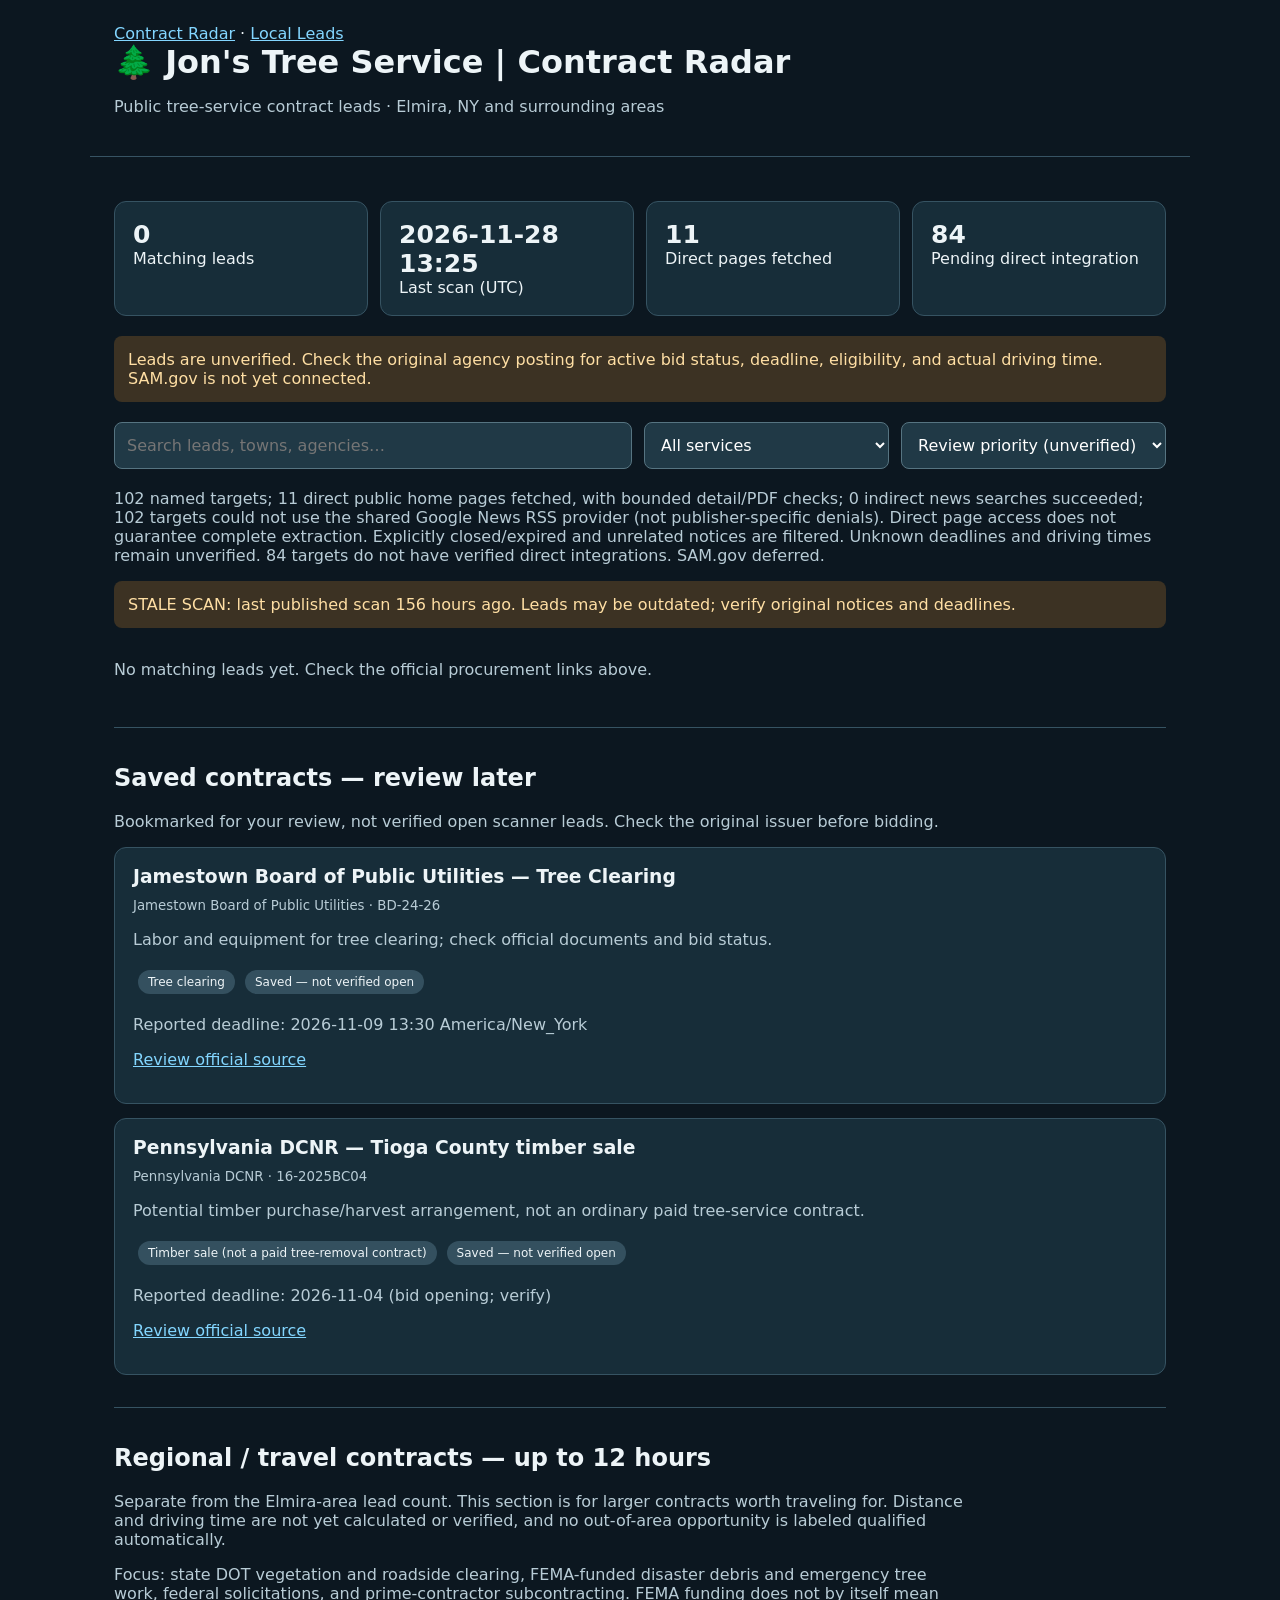
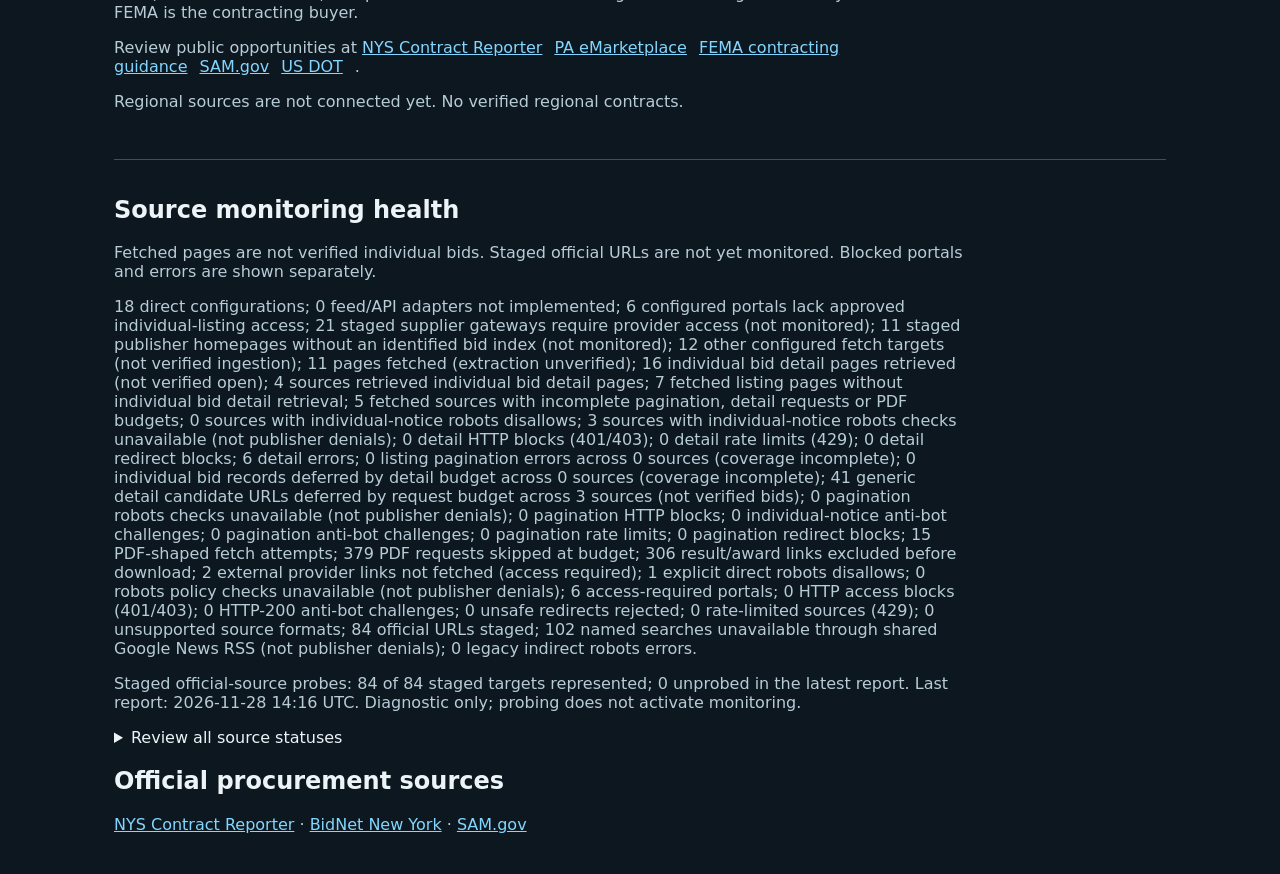
<file: index.html>
<!doctype html><html lang="en"><meta charset="utf-8"><meta name="viewport" content="width=device-width,initial-scale=1"><title>Jon's Tree Service | Contract Radar</title><style>*{box-sizing:border-box}body{margin:0;background:#0c1720;color:#edf4f7;font:16px system-ui}header,main{padding:24px;max-width:1100px;margin:auto}header{border-bottom:1px solid #375363}h1{margin:0}p,small{color:#b8ccd6}.stats,.controls{display:flex;flex-wrap:wrap;gap:12px;margin:20px 0}.stat,.card{background:#172d39;border:1px solid #365362;border-radius:12px;padding:18px}.stat{flex:1;min-width:180px}.stat b{display:block;font-size:25px}input,select{background:#203946;color:white;border:1px solid #567481;border-radius:8px;padding:12px;font:inherit}input{flex:1;min-width:220px}.cards{display:grid;gap:14px}.card h3{margin:0 0 8px}.card a,a{color:#83d6ff}.notice{padding:14px;background:#3c3223;border-radius:8px;color:#ffdfa4}.tag{display:inline-block;background:#34505f;border-radius:30px;padding:5px 10px;margin:5px;font-size:12px} .regional{margin-top:32px;border-top:1px solid #365362;padding-top:16px}.regional p{max-width:850px}.regional a{margin-right:12px}</style><header><nav aria-label="Radar sections"><a href="./index.html" aria-current="page">Contract Radar</a> · <a href="./local-leads.html">Local Leads</a></nav><h1>🌲 Jon's Tree Service | Contract Radar</h1><p>Public tree-service contract leads · Elmira, NY and surrounding areas</p></header><main><div class="stats"><div class="stat"><b id="count">—</b>Matching leads</div><div class="stat"><b id="updated">—</b>Last scan (UTC)</div><div class="stat"><b id="sources">—</b>Direct pages fetched</div><div class="stat"><b id="pending">—</b>Pending direct integration</div></div><p class="notice">Leads are unverified. Check the original agency posting for active bid status, deadline, eligibility, and actual driving time. SAM.gov is not yet connected.</p><div class="controls"><input id="q" placeholder="Search leads, towns, agencies…" aria-label="Search"><select id="type" aria-label="Service"><option value="">All services</option><option>Tree removal</option><option>Tree trimming</option><option>Land clearing</option><option>Related site prep</option><option>Vegetation management</option><option>Storm cleanup</option></select><select id="sort" aria-label="Sort"><option value="priority">Review priority (unverified)</option><option value="new">Newest first</option><option value="old">Oldest first</option></select></div><p id="status" role="status">Loading…</p><p id="scan-freshness" class="notice" role="status" hidden></p><section id="cards" class="cards"></section><section class="regional" aria-labelledby="saved-heading"><h2 id="saved-heading">Saved contracts — review later</h2><p>Bookmarked for your review, not verified open scanner leads. Check the original issuer before bidding.</p><div id="saved-cards" class="cards"><p>Loading saved contracts…</p></div></section><section class="regional" id="regional-contracts" aria-labelledby="regional-heading"><h2 id="regional-heading">Regional / travel contracts — up to 12 hours</h2><p>Separate from the Elmira-area lead count. This section is for larger contracts worth traveling for. Distance and driving time are not yet calculated or verified, and no out-of-area opportunity is labeled qualified automatically.</p><p>Focus: state DOT vegetation and roadside clearing, FEMA-funded disaster debris and emergency tree work, federal solicitations, and prime-contractor subcontracting. FEMA funding does not by itself mean FEMA is the contracting buyer.</p><p>Review public opportunities at <a href="https://www.nyscr.ny.gov/" target="_blank" rel="noopener noreferrer">NYS Contract Reporter</a><a href="https://www.emarketplace.state.pa.us/" target="_blank" rel="noopener noreferrer">PA eMarketplace</a><a href="https://www.fema.gov/business-industry/doing-business" target="_blank" rel="noopener noreferrer">FEMA contracting guidance</a><a href="https://sam.gov/opportunities" target="_blank" rel="noopener noreferrer">SAM.gov</a><a href="https://www.transportation.gov/" target="_blank" rel="noopener noreferrer">US DOT</a>.</p><p id="regional-status" role="status">Loading regional review feed…</p><div id="regional-cards" class="cards"></div></section><section class="regional" aria-labelledby="source-health-heading"><h2 id="source-health-heading">Source monitoring health</h2><p>Fetched pages are not verified individual bids. Staged official URLs are not yet monitored. Blocked portals and errors are shown separately.</p><p id="health-summary">Waiting for source diagnostics…</p><p id="probe-updated">Staged official source probe results not loaded yet.</p><details><summary>Review all source statuses</summary><div class="controls"><input id="health-search" placeholder="Filter by agency…" aria-label="Filter source names"><select id="health-filter" aria-label="Source monitoring state"><option value="">All monitoring states</option><option value="fetched_unverified">Fetched, extraction unverified</option><option value="incomplete_extraction">Incomplete extraction / deferred requests</option><option value="robots_blocked">Robots explicitly disallowed</option><option value="robots_policy_unavailable">Robots policy unavailable (retry)</option><option value="access_required">Portal access required</option><option value="staged_access_required">Staged supplier access required</option><option value="staged_publisher_only">Staged publisher homepage (no bid index)</option><option value="staged_official_url">Official URL staged</option><option value="not_configured">Not configured</option><option value="adapter_not_implemented">Feed/API adapter not implemented</option><option value="http_blocked">HTTP access blocked (401/403)</option><option value="challenge_blocked">Anti-bot challenge (HTTP 200)</option><option value="redirect_blocked">Unsafe redirect rejected</option><option value="rate_limited">Rate limited (429)</option><option value="unsupported_content">Unsupported page format</option><option value="fetch_error">Fetch error</option><option value="not_fetched">Not fetched</option></select></div><div id="health-list" class="cards"></div></details></section><h2>Official procurement sources</h2><p><a href="https://www.nyscr.ny.gov/">NYS Contract Reporter</a> · <a href="https://www.bidnetdirect.com/new-york">BidNet New York</a> · <a href="https://sam.gov/opportunities">SAM.gov</a></p></main><script>const $=s=>document.querySelector(s);let leads=[],healthRows=[],stagedProbes={},probeReport=null;const esc=s=>String(s??'').replace(/[&<>"']/g,c=>({'&':'&amp;','<':'&lt;','>':'&gt;','"':'&quot;',"'":'&#39;'}[c]));const safeUrl=u=>/^https?:\/\/[a-z0-9.-]+(?::\d+)?(?:[/?#]|$)/i.test(String(u||''))?esc(u):'#';function scanFreshness(value,nowMs=Date.now()){if(typeof value!=='string'||!/(?:Z|[+-]\d{2}:\d{2})$/i.test(value))return 'Scan timestamp missing or without a timezone; feed freshness cannot be confirmed. Verify every bid with its issuer.';const stamp=Date.parse(value);if(!Number.isFinite(stamp))return 'Invalid scan timestamp; feed freshness cannot be confirmed. Verify every bid with its issuer.';const age=nowMs-stamp;if(age< -15*60*1000)return 'Scan timestamp is in the future; clock mismatch. Verify every bid with its issuer.';if(age>=6*60*60*1000)return 'STALE SCAN: last published scan '+Math.floor(age/(60*60*1000))+' hours ago. Leads may be outdated; verify original notices and deadlines.';return '';} function elapsedBidDeadline(x,now=Date.now()){const due=x&&x.deadline;if(typeof due!=='string'||!/^\d{4}-\d\d-\d\d$/.test(due))return false;const d=new Date(due+'T00:00:00Z');if(!Number.isFinite(+d)||d.toISOString().slice(0,10)!==due)return false;const zone=String(x.deadline_timezone||'').trim().toLowerCase();if(zone&&!['et','est','edt','eastern','eastern time','eastern standard time','eastern daylight time','us/eastern','america/new_york','america/new_york (ny/pa agency-local assumption)'].includes(zone))return false;const p=Object.fromEntries(new Intl.DateTimeFormat('en-US',{timeZone:'America/New_York',year:'numeric',month:'2-digit',day:'2-digit',hour:'2-digit',minute:'2-digit',hourCycle:'h23'}).formatToParts(new Date(now)).map(v=>[v.type,v.value]));const today=p.year+'-'+p.month+'-'+p.day;if(due!==today)return due<today;const raw=String(x.deadline_time||'').trim().toLowerCase().replace(/\./g,'');if(!raw)return false;let m=raw.match(/^(\d{1,2})(?::(\d\d))?\s*(am|pm)?$/),minutes;if(raw==='noon'||raw==='12 noon')minutes=720;else if(raw==='midnight'||raw==='12 midnight')minutes=0;else if(m){let h=+m[1],min=+(m[2]||0);if(min>59||(m[3]?(h<1||h>12):(h>23||!m[2])))return false;minutes=(m[3]?h%12+(m[3]==='pm'?12:0):h)*60+min;}else return false;return +p.hour*60+(+p.minute)>=minutes;}function render(){let q=$('#q').value.toLowerCase(),t=$('#type').value;let a=leads.filter(x=>!elapsedBidDeadline(x)&&(!t||x.category===t)&&[x.title,x.summary,x.location,x.source].join(' ').toLowerCase().includes(q));a.sort((x,y)=>$('#sort').value==='priority'?(Number(y.review_score||0)-Number(x.review_score||0)||String(y.published).localeCompare(String(x.published))):$('#sort').value==='new'?String(y.published).localeCompare(String(x.published)):String(x.published).localeCompare(String(y.published)));$('#count').textContent=a.length;$('#cards').innerHTML=a.map(x=>'<article class="card"><h3>'+esc(x.title)+'</h3><small>'+esc(x.location)+' · '+esc(x.published)+' · '+esc(x.source)+'</small><p>'+esc(x.summary)+'</p><span class="tag">'+esc(x.category)+'</span><span class="tag">Bid unverified</span>'+(x.review_score!==undefined?'<span class="tag">Review '+esc(x.review_priority||'low')+' ('+esc(x.review_score)+'/100; not verified)</span>':'')+'<p><a href="'+safeUrl(x.url)+'" target="_blank" rel="noopener noreferrer">View original source</a></p></article>').join('')||'<p>No matching leads yet. Check the official procurement links above.</p>'}function renderProbeCoverage(){if(!probeReport||!healthRows.length)return;const staged=healthRows.filter(x=>x.direct_state==='staged_official_url');const missing=staged.filter(x=>!stagedProbes[x.name]);const checked=staged.length-missing.length;const when=probeReport.updated?probeReport.updated.replace('T',' ').slice(0,16)+' UTC':'unknown';$('#probe-updated').textContent='Staged official-source probes: '+checked+' of '+staged.length+' staged targets represented; '+missing.length+' unprobed in the latest report'+(missing.length?' ('+missing.map(x=>x.name).join(', ')+')':'')+'. Last report: '+when+'. Diagnostic only; probing does not activate monitoring.';}function renderHealth(){const q=$('#health-search').value.toLowerCase(),state=$('#health-filter').value;const rows=healthRows.filter(x=>(!state||x.direct_state===state||(state==='staged_access_required'&&x.staged_provider_access_required)||(state==='staged_publisher_only'&&x.staged_publisher_entrypoint_only)||(state==='incomplete_extraction'&&[x.detail_errors,x.pagination_errors,x.detail_budget_deferred,x.detail_candidates_deferred,x.pdf_budget_skips].some(n=>Number(n)>0)))&&x.name.toLowerCase().includes(q));$('#health-list').innerHTML=rows.map(x=>{const probe=stagedProbes[x.name];const u=x.direct_url||x.staged_official_url||'';const link=/^https:\/\/[a-z0-9.-]+(?:[:/]|$)/i.test(u)?'<a href="'+esc(u)+'" target="_blank" rel="noopener noreferrer">Official source</a>':'';return '<article class="card"><strong>'+esc(x.name)+'</strong><p><span class="tag">'+esc(x.direct_state.replaceAll('_',' '))+'</span><span class="tag">Indirect: '+esc(x.indirect_state.replaceAll('_',' '))+'</span>'+(x.staged_provider_access_required?'<span class="tag">Supplier authorization required; not monitored</span>':'')+(x.staged_publisher_entrypoint_only?'<span class="tag">Publisher homepage only; bid index not identified</span>':'')+'</p><small>'+esc(x.diagnostic||'No scan yet')+'</small><p>'+esc(x.activation_gate||'')+'</p>'+(x.individual_bid_details_fetched?'<p>'+esc(x.individual_bid_details_fetched)+' individual bid detail pages retrieved; open status still unverified.</p>':'')+(x.external_provider_links_skipped?'<p>'+esc(x.external_provider_links_skipped)+' external provider links not fetched (access required).</p>':'')+(x.detail_access_state&&x.detail_access_state!=='not_attempted'?'<p><span class="tag">Individual notice access: '+esc(x.detail_access_state.replaceAll('_',' '))+'</span>'+(x.detail_errors?' '+esc(x.detail_errors)+' detail errors':'')+(x.pdf_fetch_attempts?' · '+esc(x.pdf_fetch_attempts)+' PDF-shaped fetch attempts':'')+'</p>':'')+(x.pdf_budget_skips?'<p><span class="tag">Incomplete PDF coverage: '+esc(x.pdf_budget_skips)+' PDF requests skipped at budget</span></p>':'')+(x.result_award_links_excluded?'<p>'+esc(x.result_award_links_excluded)+' result/award links excluded before download.</p>':'')+(x.detail_budget_deferred?'<p><span class="tag">Incomplete detail coverage: '+esc(x.detail_budget_deferred)+' individual bid records deferred at request budget</span></p>':'')+(x.detail_candidates_deferred?'<p><span class="tag">Incomplete generic detail coverage: '+esc(x.detail_candidates_deferred)+' candidate URLs not fetched at request budget (not verified bids)</span></p>':'')+(x.pagination_errors?'<p><span class="tag">Incomplete listing: '+esc(x.pagination_errors)+' pagination errors ('+esc(x.pagination_access_state||'unknown')+')</span></p>':'')+(probe?'<p><span class="tag">Staged probe: '+esc(probe.state.replaceAll('_',' '))+'</span>'+(probe.sample_notice_temporal_evidence?' <span class="tag">Sample deadline: '+esc(probe.sample_notice_temporal_evidence.replaceAll('_',' '))+'</span>':'')+'</p>':x.direct_state==='staged_official_url'?'<p>Official-source probe pending.</p>':'')+(probe&&probe.sample_notice_scope_evidence==='listing_card_unverified'?'<p>Sample listing (not verified open): '+esc(probe.sample_notice_listing_title||'Untitled')+' · scope from listing card only: '+esc(probe.sample_notice_listing_scope_category||'not_identified')+'</p>':'')+(probe&&probe.listing_scope_evidence==='isolated_listing_cards_unverified'&&Number.isInteger(probe.listing_relevant_count)?'<p>Listing-card scope matches (not verified open): '+esc(probe.listing_relevant_count)+' of '+esc(probe.individual_records_discovered||0)+' individual links; '+esc((probe.listing_relevant_by_temporal_evidence||{}).future_or_today_unverified||0)+' future/today dates unverified, '+esc((probe.listing_relevant_by_temporal_evidence||{}).deadline_unknown||0)+' deadlines unknown, '+esc((probe.listing_relevant_by_temporal_evidence||{}).closed_or_elapsed||0)+' closed/elapsed, '+esc((probe.listing_relevant_by_temporal_evidence||{}).conflicting_evidence||0)+' conflicting.</p>':'')+(probe&&Number.isInteger(probe.individual_samples_attempted)&&probe.individual_samples_attempted>0?'<p>Individual notice samples: '+esc(probe.individual_samples_attempted)+' attempted; '+esc(Array.isArray(probe.individual_sample_failures)?probe.individual_sample_failures.length:0)+' failed. '+(probe.individual_notice_retrieved?'One notice format confirmed; open status unverified.':'No valid notice format confirmed.')+'</p>':'')+link+'</article>'}).join('')||'<p>No sources match this filter.</p>'}['health-search','health-filter'].forEach(id=>$('#'+id).addEventListener(id==='health-search'?'input':'change',renderHealth));['q','type','sort'].forEach(id=>$('#'+id).addEventListener(id==='q'?'input':'change',render));fetch('./data/opportunities.json?ts='+Date.now()).then(r=>{if(!r.ok)throw Error('Feed unavailable');return r.json()}).then(d=>{leads=d.opportunities||[];$('#updated').textContent=d.updated?d.updated.replace('T',' ').slice(0,16):'Not run';const freshness=scanFreshness(d.updated);$('#scan-freshness').textContent=freshness;$('#scan-freshness').hidden=!freshness;$('#sources').textContent=d.source_coverage?.direct_fetched??Object.values(d.source_status||{}).filter(x=>/direct fetched/.test(x)).length;$('#pending').textContent=d.source_coverage?.pending_direct??'Not reported';$('#status').textContent=d.coverage_note||'';healthRows=d.source_health?.sources||[];renderProbeCoverage();const h=d.source_health?.counts;$('#health-summary').textContent=h?`${h.configured_direct} direct configurations; ${h.configured_unimplemented_adapters??0} feed/API adapters not implemented; ${h.configured_access_required??h.access_required??0} configured portals lack approved individual-listing access; ${h.staged_provider_access_required??0} staged supplier gateways require provider access (not monitored); ${h.staged_publisher_entrypoints_only??0} staged publisher homepages without an identified bid index (not monitored); ${h.configured_fetch_targets??(h.configured_direct-(h.configured_access_required??h.access_required??0))} other configured fetch targets (not verified ingestion); ${h.fetched_unverified} pages fetched (extraction unverified); ${h.individual_bid_details_fetched??0} individual bid detail pages retrieved (not verified open); ${h.individual_detail_retrieval_sources??0} sources retrieved individual bid detail pages; ${h.fetched_without_individual_details_sources??0} fetched listing pages without individual bid detail retrieval; ${h.fetched_with_incomplete_extraction_sources??0} fetched sources with incomplete pagination, detail requests or PDF budgets; ${h.detail_robots_blocked_sources??0} sources with individual-notice robots disallows; ${h.detail_robots_policy_unavailable_sources??0} sources with individual-notice robots checks unavailable (not publisher denials); ${h.detail_http_blocked_sources??0} detail HTTP blocks (401/403); ${h.detail_rate_limited_sources??0} detail rate limits (429); ${h.detail_redirect_blocked_sources??0} detail redirect blocks; ${h.detail_errors??0} detail errors; ${h.pagination_errors??0} listing pagination errors across ${h.pagination_incomplete_sources??0} sources (coverage incomplete); ${h.detail_budget_deferred??0} individual bid records deferred by detail budget across ${h.detail_budget_incomplete_sources??0} sources (coverage incomplete); ${h.detail_candidates_deferred??0} generic detail candidate URLs deferred by request budget across ${h.detail_candidate_incomplete_sources??0} sources (not verified bids); ${h.pagination_robots_policy_unavailable_sources??0} pagination robots checks unavailable (not publisher denials); ${h.pagination_http_blocked_sources??0} pagination HTTP blocks; ${h.detail_challenge_blocked_sources??0} individual-notice anti-bot challenges; ${h.pagination_challenge_blocked_sources??0} pagination anti-bot challenges; ${h.pagination_rate_limited_sources??0} pagination rate limits; ${h.pagination_redirect_blocked_sources??0} pagination redirect blocks; ${h.pdf_fetch_attempts??0} PDF-shaped fetch attempts; ${h.pdf_budget_skips??0} PDF requests skipped at budget; ${h.result_award_links_excluded??0} result/award links excluded before download; ${h.external_provider_links_skipped??0} external provider links not fetched (access required); ${h.robots_blocked} explicit direct robots disallows; ${h.robots_policy_unavailable??0} robots policy checks unavailable (not publisher denials); ${h.access_required} access-required portals; ${h.http_blocked??0} HTTP access blocks (401/403); ${h.challenge_blocked??0} HTTP-200 anti-bot challenges; ${h.redirect_blocked??0} unsafe redirects rejected; ${h.rate_limited??0} rate-limited sources (429); ${h.unsupported_content??0} unsupported source formats; ${h.staged_official_url} official URLs staged; ${h.indirect_provider_unavailable_targets??0} named searches unavailable through shared Google News RSS (not publisher denials); ${h.indirect_robots_blocked??0} legacy indirect robots errors.`:'Detailed source health available after next scanner run.';renderHealth();render()}).catch(()=>{$('#status').textContent='Feed unavailable. Run the scheduled scanner.';$('#scan-freshness').textContent='Feed unavailable; current contract status cannot be confirmed.';$('#scan-freshness').hidden=false;render()});fetch('./data/saved_opportunities.json?ts='+Date.now()).then(r=>{if(!r.ok)throw Error('Saved feed unavailable');return r.json()}).then(d=>{$('#saved-cards').innerHTML=(d.opportunities||[]).map(x=>'<article class="card"><h3>'+esc(x.title)+'</h3><small>'+esc(x.agency)+' · '+esc(x.solicitation||'')+'</small><p>'+esc(x.notes||'')+'</p><span class="tag">'+esc(x.category)+'</span><span class="tag">Saved — not verified open</span><p>Reported deadline: '+esc(x.deadline_reported||'Check issuer')+'</p><p><a href="'+safeUrl(x.official_url)+'" target="_blank" rel="noopener noreferrer">Review official source</a></p></article>').join('')||'<p>No saved contracts.</p>'}).catch(()=>{$('#saved-cards').textContent='Saved contracts unavailable.'});fetch('./data/staged_probes.json?ts='+Date.now()).then(r=>{if(!r.ok)throw Error('Probe report unavailable');return r.json()}).then(d=>{probeReport=d;stagedProbes=Object.fromEntries((d.probes||[]).filter(x=>x&&typeof x.name==='string').map(x=>[x.name,x]));renderProbeCoverage();renderHealth()}).catch(()=>{$('#probe-updated').textContent='Staged probe report unavailable; source activation status is unchanged.'});fetch('./data/regional_opportunities.json?ts='+Date.now()).then(r=>{if(!r.ok)throw Error('Regional feed unavailable');return r.json()}).then(d=>{const a=(d.opportunities||[]).filter(x=>!elapsedBidDeadline(x));$('#regional-status').textContent=a.length?a.length+' regional candidates for manual verification. These do not count as local leads.':(d.coverage_note||'No regional candidates yet.');$('#regional-cards').innerHTML=a.map(x=>'<article class="card"><h3>'+esc(x.title)+'</h3><small>'+esc(x.agency||x.source||'Agency unverified')+' · '+esc(x.location||'Worksite unverified')+'</small><p>'+esc(x.summary||'')+'</p><span class="tag">Priority: '+esc(x.priority||'review')+'</span><span class="tag">Travel: '+(x.travel_verified?esc(x.drive_hours)+' hours verified':'unverified')+'</span><span class="tag">Bid status: verify</span><p><a href="'+safeUrl(x.url)+'" target="_blank" rel="noopener noreferrer">Review original posting</a></p></article>').join('')}).catch(()=>{$('#regional-status').textContent='Regional feed unavailable; no regional contracts verified.'});</script></html>
</file>
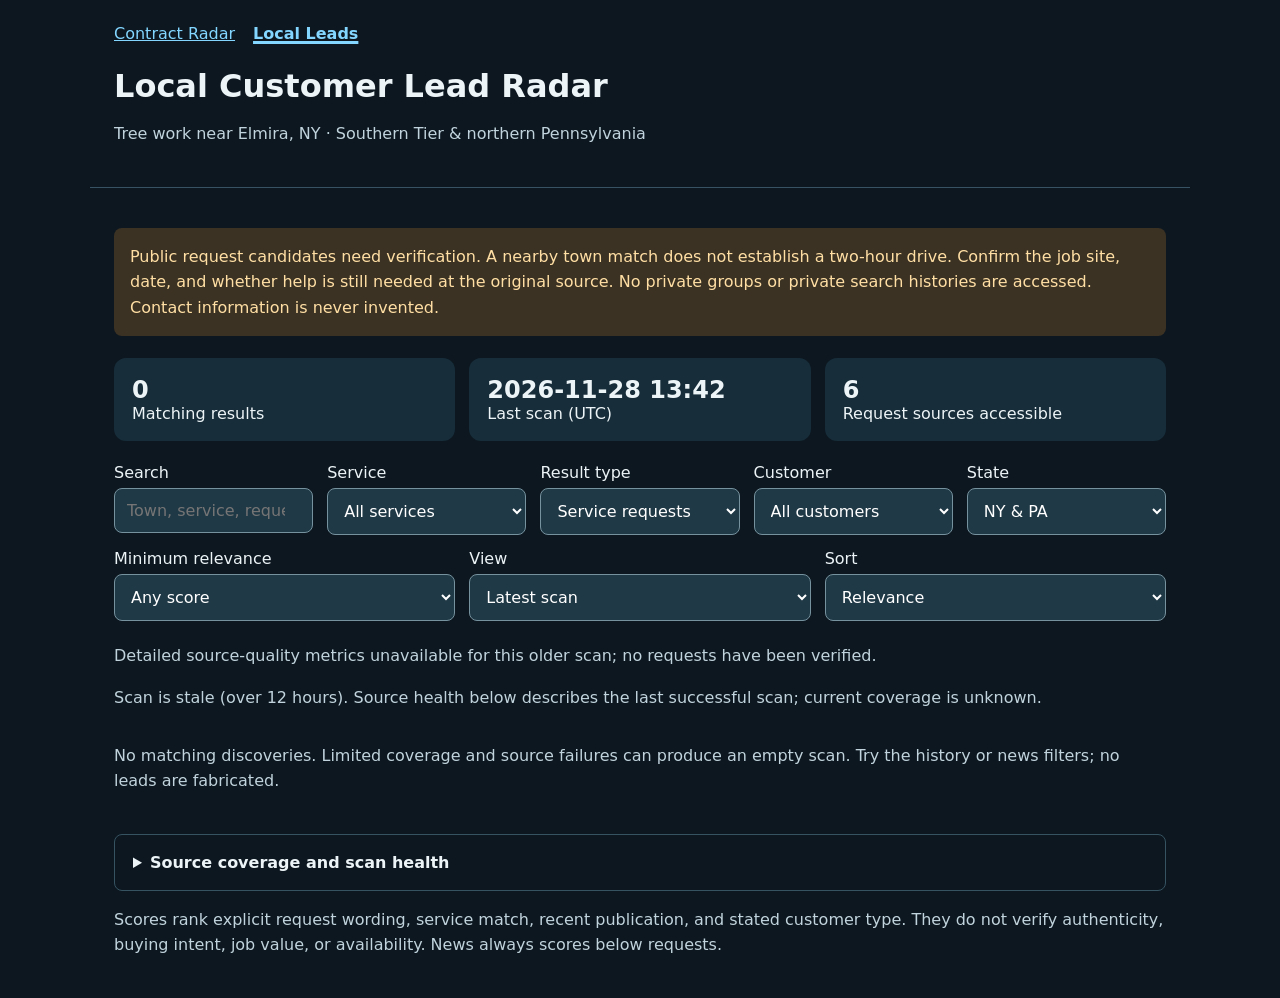
<file: local-leads.html>
<!doctype html>
<html lang="en">
<head><meta charset="utf-8"><meta name="viewport" content="width=device-width,initial-scale=1">
<title>Local Customer Lead Radar | Jon's Tree Service</title>
<link rel="stylesheet" href="local-leads.css"><script src="local-leads.js" defer></script></head>
<body><header><nav aria-label="Radar sections"><a href="./index.html">Contract Radar</a> <a href="./local-leads.html" aria-current="page">Local Leads</a></nav>
<h1>Local Customer Lead Radar</h1><p>Tree work near Elmira, NY · Southern Tier &amp; northern Pennsylvania</p></header>
<main>
<p class="notice">Public request candidates need verification. A nearby town match does not establish a two-hour drive. Confirm the job site, date, and whether help is still needed at the original source. No private groups or private search histories are accessed. Contact information is never invented.</p>
<div class="stats"><div><b id="local-count">—</b>Matching results</div><div><b id="local-updated">—</b>Last scan (UTC)</div><div><b id="local-sources">—</b>Request sources accessible</div></div>
<div class="controls">
<label>Search<input id="local-query" type="search" placeholder="Town, service, request…"></label>
<label>Service<select id="local-service"><option value="">All services</option><option>Tree removal</option><option>Tree trimming</option><option>Stump grinding</option><option>Storm cleanup</option><option>Land clearing</option></select></label>
<label>Result type<select id="local-kind"><option value="service_request">Service requests</option><option value="news_context">News context only</option><option value="">All types</option></select></label>
<label>Customer<select id="local-customer"><option value="">All customers</option><option value="homeowner">Homeowner</option><option value="commercial">Commercial</option><option value="unspecified">Unspecified</option></select></label>
<label>State<select id="local-state"><option value="">NY &amp; PA</option><option>NY</option><option>PA</option></select></label>
<label>Minimum relevance<select id="local-score"><option value="0">Any score</option><option value="50">50+</option><option value="80">80+</option></select></label>
<label>View<select id="local-view"><option value="current">Latest scan</option><option value="history">Discovery history</option></select></label>
<label>Sort<select id="local-sort"><option value="score">Relevance</option><option value="new">Newest discovery</option><option value="published">Newest post</option></select></label>
</div>
<p id="local-metrics" aria-live="polite"></p>
<p id="local-status" role="status" aria-live="polite">Loading public discoveries…</p>
<section id="local-cards" aria-label="Matching local discoveries"></section>
<details><summary>Source coverage and scan health</summary><p id="local-coverage"></p><ul id="local-health"></ul><p>Automatic scans run every six hours after this feature is merged and GitHub Actions is enabled. Public hashtag coverage is limited. An inaccessible source means unknown coverage. Historical entries are past discoveries, not confirmed active requests.</p></details>
<p>Scores rank explicit request wording, service match, recent publication, and stated customer type. They do not verify authenticity, buying intent, job value, or availability. News always scores below requests.</p>
</main></body></html>
</file>
<file: local-leads.css>
*{box-sizing:border-box}body{margin:0;background:#0c1720;color:#edf4f7;font:16px system-ui}header,main{max-width:1100px;margin:auto;padding:24px}header{border-bottom:1px solid #375363}nav{display:flex;gap:18px;flex-wrap:wrap;margin-bottom:24px}a{color:#83d6ff}a[aria-current]{font-weight:bold;text-decoration-thickness:3px}h1{margin-bottom:8px}p,small{color:#c1d3dc;line-height:1.6}.notice{padding:16px;background:#3c3223;border-radius:8px;color:#ffdfa4}.stats,.controls{display:flex;gap:14px;flex-wrap:wrap;margin:22px 0}.stats>div{flex:1;min-width:180px;padding:18px;background:#172d39;border-radius:12px}.stats b{display:block;font-size:24px}.controls label{display:flex;flex:1;min-width:180px;flex-direction:column;gap:6px}input,select{background:#203946;color:white;border:1px solid #76929e;border-radius:8px;padding:12px;font:inherit;min-width:0}input:focus,select:focus,a:focus,summary:focus{outline:3px solid #83d6ff;outline-offset:3px}#local-cards{display:grid;gap:16px}.card{background:#172d39;border:1px solid #365362;border-radius:12px;padding:20px;overflow-wrap:anywhere}.card h2{font-size:20px;margin-top:8px}.badge{display:inline-block;margin:4px 8px 4px 0;padding:5px 10px;background:#34505f;border-radius:20px;font-size:13px}.news{border-left:5px solid #e5bd78}.request{border-left:5px solid #72c8a4}details{margin-top:24px;padding:18px;border:1px solid #365362;border-radius:8px}summary{cursor:pointer;font-weight:bold}.error{color:#ffcc99}
</file>
